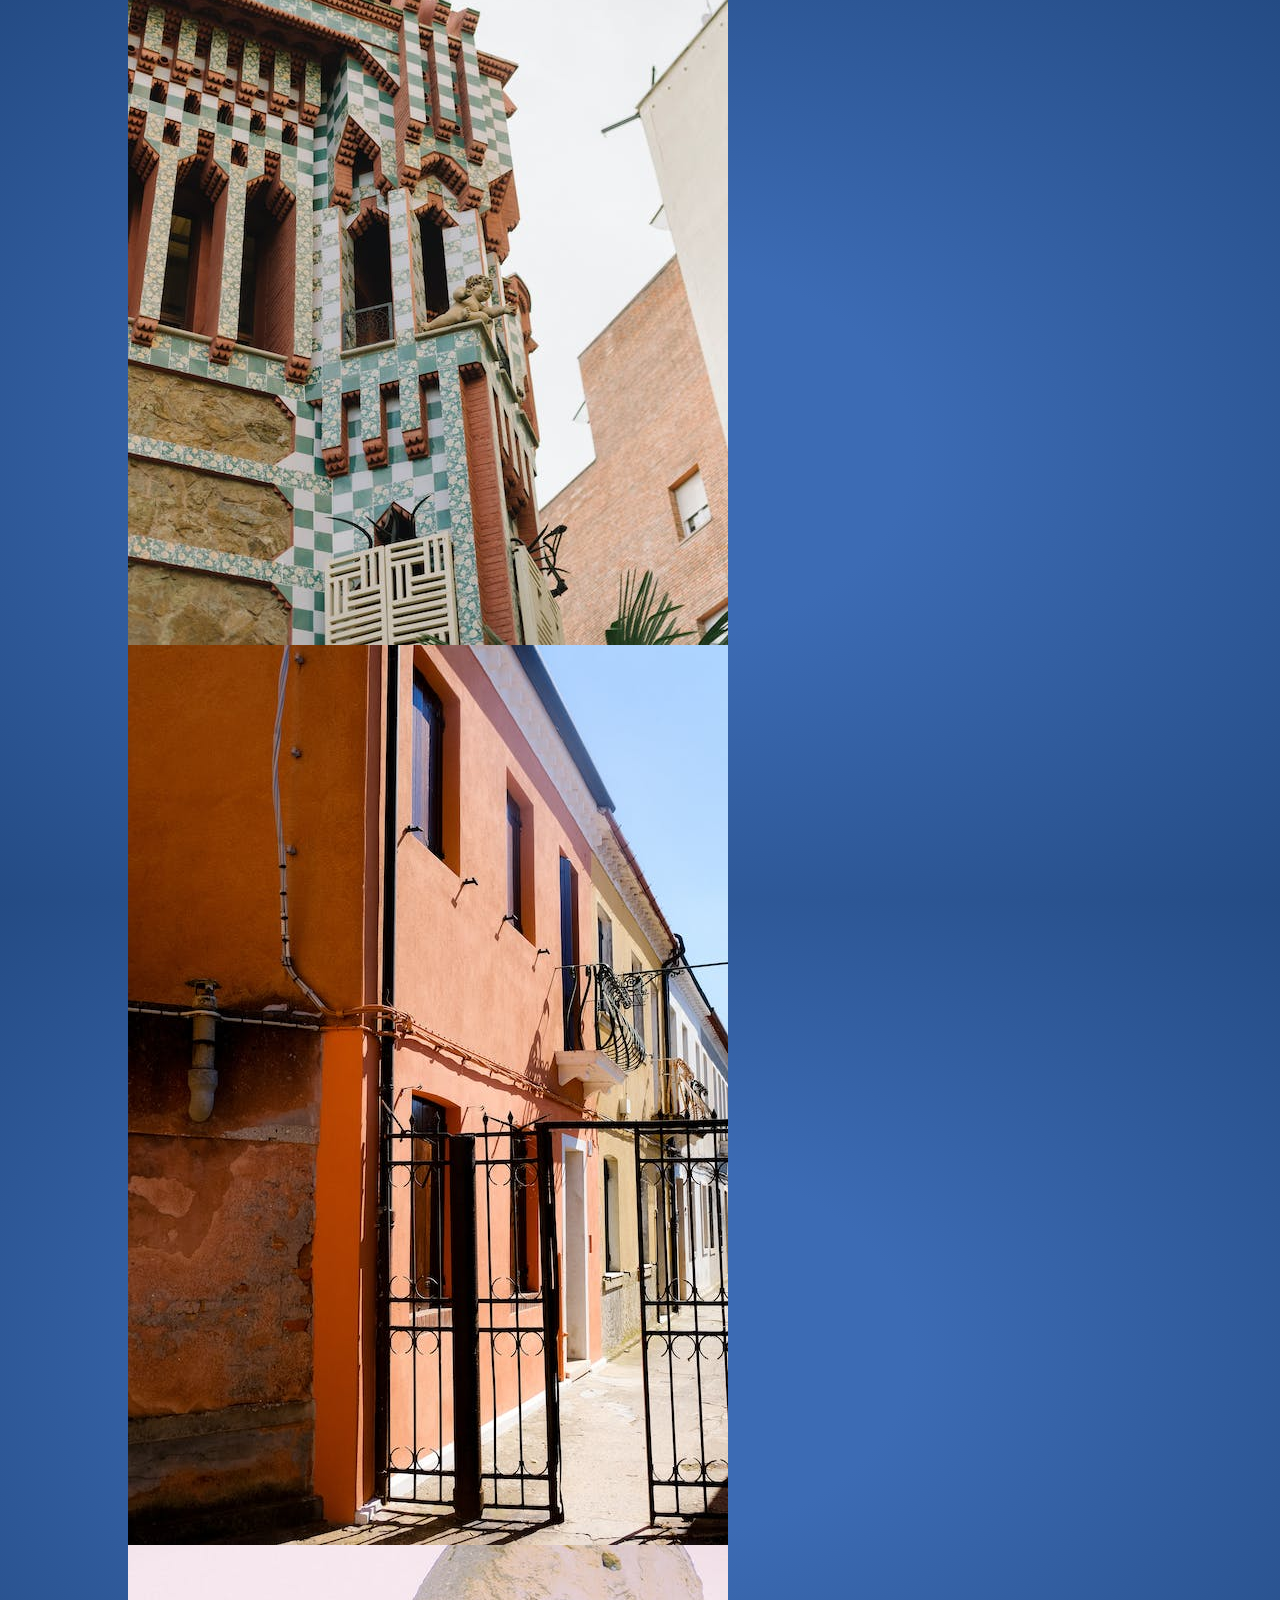
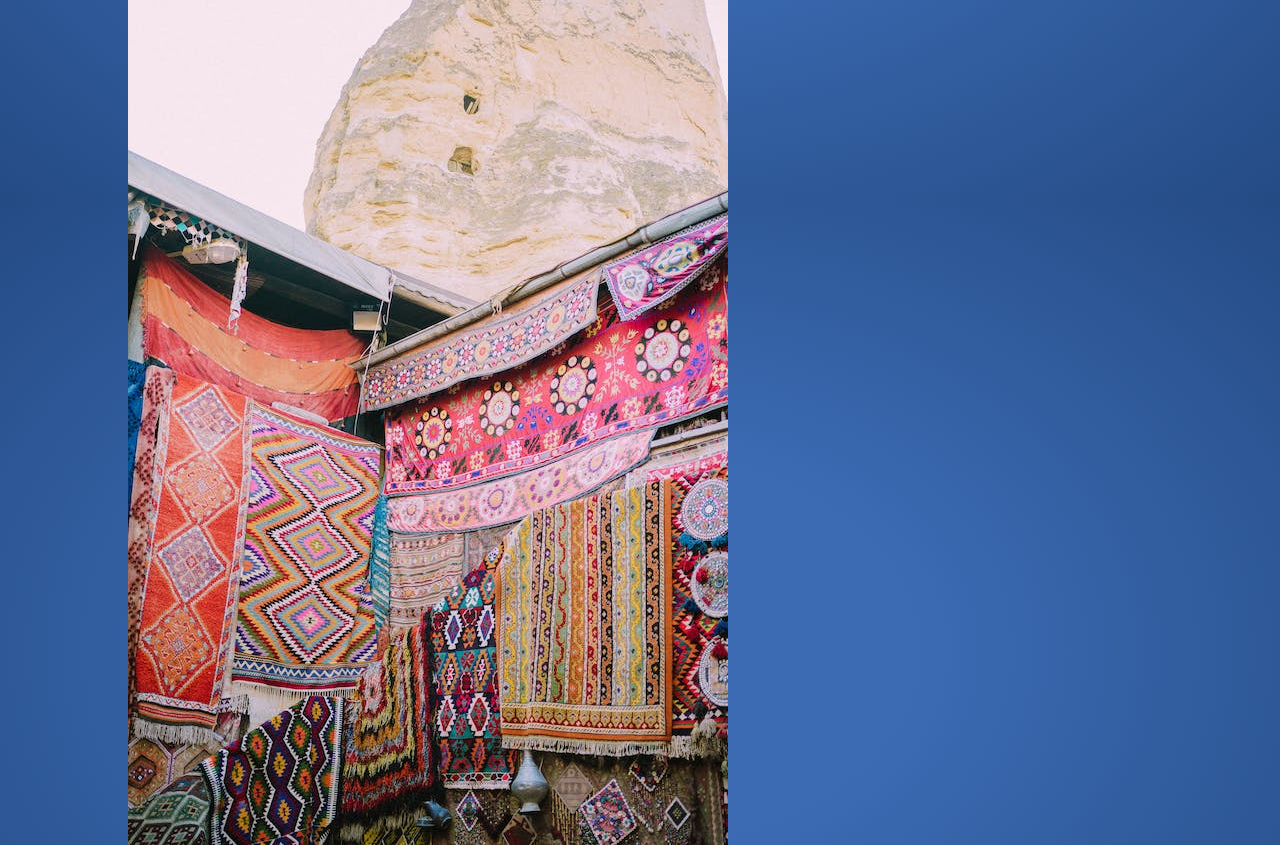
<file: index.html>
<!DOCTYPE html>
<html lang="es-Ec">

<head>
    <meta charset="UTF-8">
    <meta http-equiv="X-UA-Compatible" content="IE=edge">
    <meta name="viewport" content="width=device-width, initial-scale=1.0">
    <title>web</title>
    <link rel="stylesheet" href="css/estilos.css">
</head>

<body>
    <h1>Esta es otra pagina</h1>
    <p>Lorem ipsum dolor sit amet, consectetur adipisicing elit. Adipisci maxime, repudiandae voluptatibus ex, omnis,
        consectetur vitae assumenda non vel eveniet qui explicabo veritatis id soluta asperiores quibusdam enim numquam
        incidunt ea laboriosam velit? Enim impedit, ex sapiente nisi qui fuga eveniet? Non illum enim suscipit nesciunt
        labore quaerat qui? Ad?</p>
    <!-- abrir el link en otra pestaña -->
    <a href="https://www.google.com/" target="_blank"></a>
    <!-- enviar mensaje por correo -->
    <a href="mailto:franciscomonteros1990@gmail.com" target="_blank">enviar mensaje</a>
    <br>
    <!-- hipervinculo con imagenes -->
    <a href="https://es.reactjs.org/" target="_blank">
        <img src="/img/logo.png" alt="logo react" width="50px">
    </a>
    <br>
    <!-- botones -->
    <button onclick="document.location='conceptos.html'">envia a</button>
    <br>
    <a href="https://es.reactjs.org/">react</a>

    <hr>
    <!-- hypervinculos  -->
    <h2 id="company">Esta es otra compania</h2>
    <a href="https://es.reactjs.org/#company" target="_blank">otra compania</a>
    <br>
    <!-- imagenes -->
    <img src="/img/paisaje.jpeg" alt="paisaje1">
    <img src="/img/paisaje2.jpeg" alt="paisaje2">
    <img src="/img/paisaje3.jpeg" alt="paisaje3">
    <!-- utilizando mapeado para hipervinculos -->
    <img src="/img/paisaje4.jpeg" alt="paisaje4" usemap="#mapeado">

    <map name="mapeado">
        <area shape="rect" coords="0,0,120,120" href="https://es.reactjs.org/#company" onclick="myFunction()"
            alt="enviar a react">

    </map>

    <script>
        function myFunction() {
            alert("ir a la pagina de react");
        }
    </script>
</body>

</html>
</file>
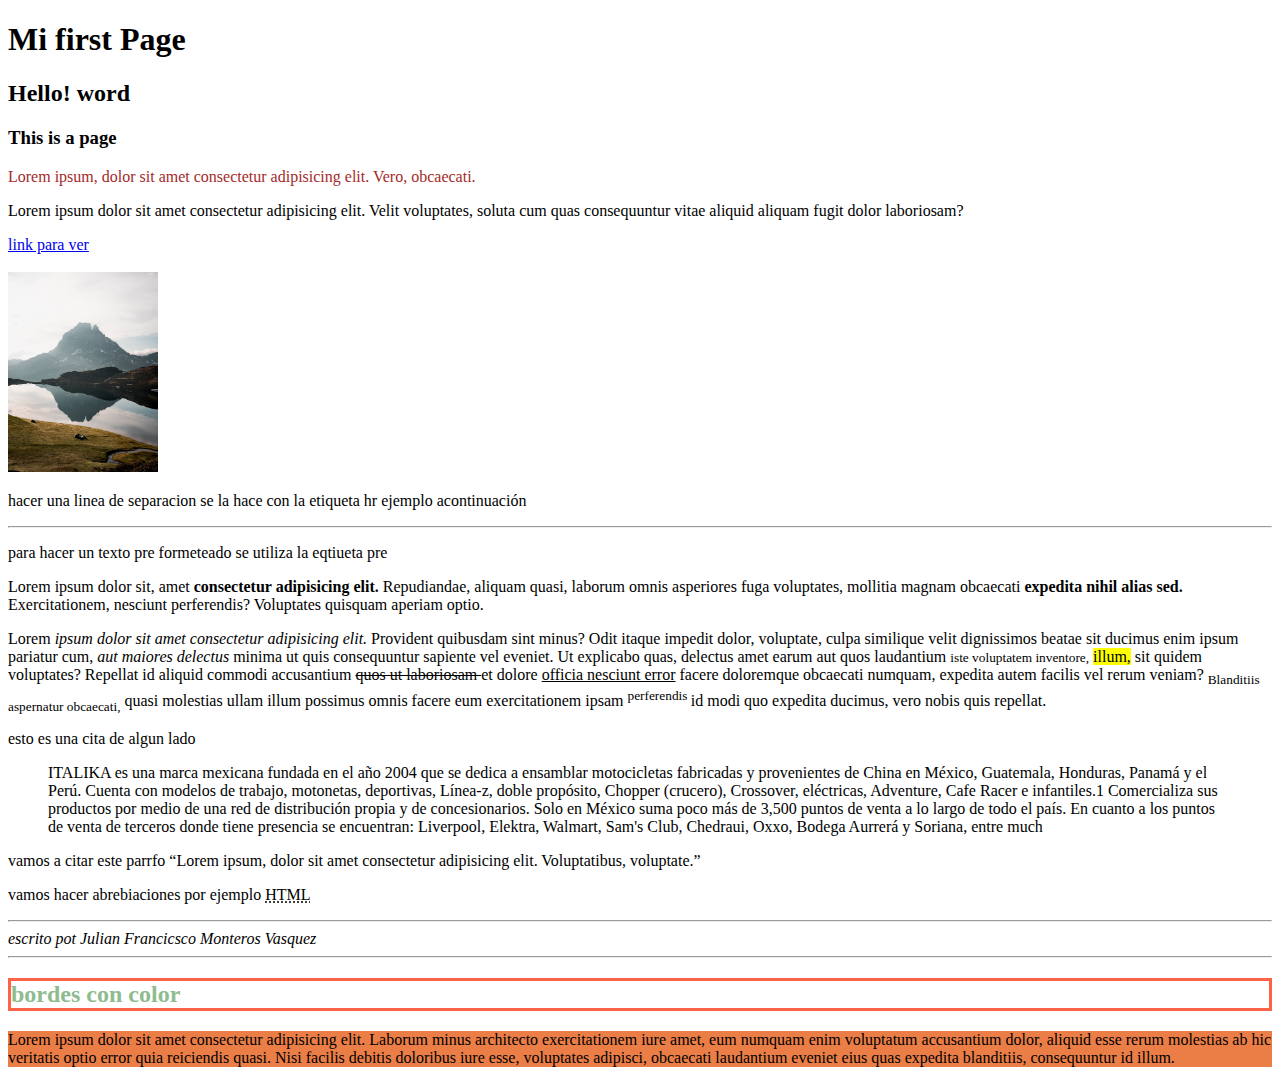
<file: conceptos.html>
<!DOCTYPE html>
<html lang="es-Ec">

<head>
    <meta charset="UTF-8">
    <meta http-equiv="X-UA-Compatible" content="IE=edge">
    <meta name="viewport" content="width=device-width, initial-scale=1.0">
    <title>Fisth Page</title>
</head>

<body>
    <!-- titulos h6 hasta h1  -->
    <h1>Mi first Page</h1>
    <h2>Hello! word</h2>
    <h3>This is a page</h3>

    <!-- solo parrafos     -->
    <p style="color: brown;">Lorem ipsum, dolor sit amet consectetur adipisicing elit. Vero,
        obcaecati.</p>
    <p>Lorem ipsum dolor sit amet consectetur adipisicing elit. Velit voluptates, soluta cum quas consequuntur vitae
        aliquid aliquam fugit dolor laboriosam?</p>
    <!-- link      -->
    <a href="https://www.google.com/">link para ver</a>
    <!-- etiqueta de estacio -->
    <br>
    <br>

    <!-- imagenes -->
    <img src="img/montañas.jpg" alt="Montañas" height="200px" width="150px">

    <!-- etiquetas -->
    <p>hacer una linea de separacion se la hace con la etiqueta hr ejemplo acontinuación </p>
    <hr>

    <p>para hacer un texto pre formeteado se utiliza la eqtiueta pre </p>
    <!-- etiquetas b de bold y strong -->
    <p>Lorem ipsum dolor sit, amet <b> consectetur adipisicing elit.</b> Repudiandae, aliquam quasi, laborum omnis
        asperiores fuga voluptates, mollitia magnam obcaecati <strong> expedita nihil alias sed.</strong>
        Exercitationem, nesciunt
        perferendis? Voluptates quisquam aperiam optio.</p>

    <p>Lorem <i> ipsum dolor sit amet consectetur adipisicing elit.</i> Provident quibusdam sint minus? Odit itaque
        impedit dolor, voluptate, culpa similique velit dignissimos beatae sit ducimus enim ipsum pariatur cum, <em> aut
            maiores delectus</em> minima ut quis consequuntur sapiente vel eveniet. Ut explicabo quas, delectus amet
        earum aut quos laudantium <small> iste voluptatem inventore,</small> <mark> illum,</mark> sit quidem voluptates?
        Repellat id aliquid commodi
        accusantium <del> quos ut laboriosam </del>et dolore <ins> officia nesciunt error</ins> facere doloremque
        obcaecati numquam, expedita
        autem facilis vel rerum veniam? <sub> Blanditiis aspernatur obcaecati,</sub> quasi molestias ullam illum
        possimus omnis
        facere eum exercitationem ipsam <sup> perferendis </sup>id modi quo expedita ducimus, vero nobis quis repellat.
    </p>
    <!-- como citar un texto en html -->
    <p>esto es una cita de algun lado</p>
    <blockquote cite="https://es.wikipedia.org/wiki/Italika">
        ITALIKA es una marca mexicana fundada en el año 2004 que se dedica a ensamblar motocicletas fabricadas y
        provenientes de China en México, Guatemala, Honduras, Panamá y el Perú. Cuenta con modelos de trabajo,
        motonetas, deportivas, Línea-z, doble propósito, Chopper (crucero), Crossover, eléctricas, Adventure, Cafe Racer
        e infantiles.1​ Comercializa sus productos por medio de una red de distribución propia y de concesionarios. Solo
        en México suma poco más de 3,500 puntos de venta a lo largo de todo el país. En cuanto a los puntos de venta de
        terceros donde tiene presencia se encuentran: Liverpool, Elektra, Walmart, Sam's Club, Chedraui, Oxxo, Bodega
        Aurrerá y Soriana, entre much
    </blockquote>

    <p>vamos a citar este parrfo <q>Lorem ipsum, dolor sit amet consectetur adipisicing elit. Voluptatibus,
            voluptate.</q> </p>

    <!-- abrebiaciones -->
    <p>vamos hacer abrebiaciones por ejemplo <abbr title="hypertext marckup lenguage">HTML</abbr> </p>
    <hr>
    <!-- ETIQUETA DE CONTACTOS -->
    <address> escrito pot Julian Francicsco Monteros Vasquez</address>
    <hr>
    <h2 style="color: darkseagreen; border: 3px solid tomato; ">bordes con color</h2>
    <p style="background-color: hsl(20,80%,60%);">Lorem ipsum dolor sit amet consectetur adipisicing elit. Laborum minus
        architecto exercitationem iure amet, eum numquam enim voluptatum accusantium dolor, aliquid esse rerum molestias
        ab hic veritatis optio error quia reiciendis quasi. Nisi facilis debitis doloribus iure esse, voluptates
        adipisci, obcaecati laudantium eveniet eius quas expedita blanditiis, consequuntur id illum.</p>

</body>

</html>
</file>
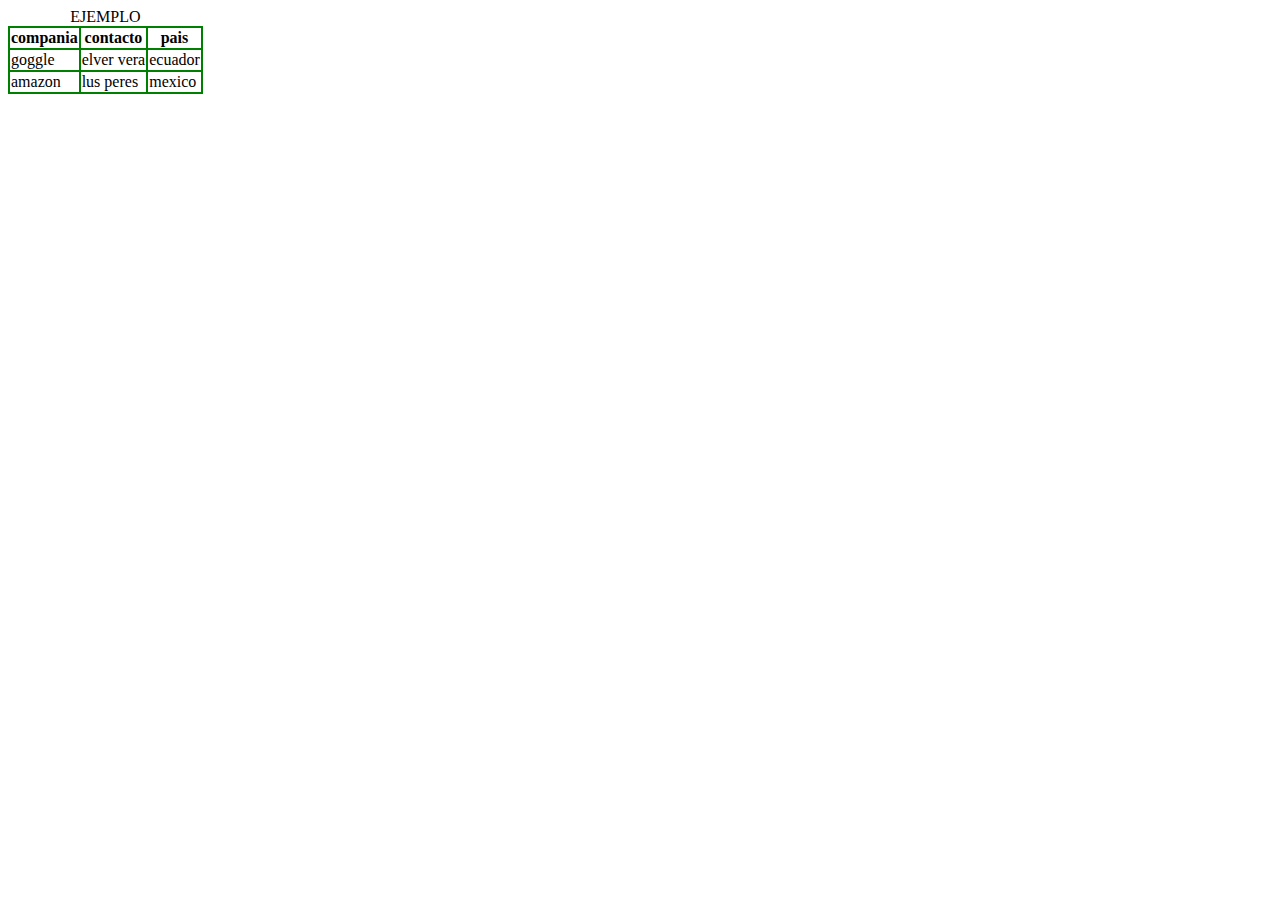
<file: tablas.html>
<!DOCTYPE html>
<html lang="es-Ec">

<head>
    <meta charset="UTF-8">
    <meta http-equiv="X-UA-Compatible" content="IE=edge">
    <meta name="viewport" content="width=device-width, initial-scale=1.0">
    <link rel="stylesheet" href="/css/tabla.css">
    <title>Document</title>
</head>

<body>
    <table>
        <caption>EJEMPLO</caption>
        <tr>
            <th>compania</th>
            <th>contacto</th>
            <th>pais</th>
        </tr>
        <tr>
            <td>goggle</td>
            <td>elver vera</td>
            <td>ecuador</td>
        </tr>
        <tr>
            <td>amazon</td>
            <td>lus peres</td>
            <td>mexico</td>
        </tr>
    </table>
</body>

</html>
</file>
<file: css/estilos.css>
html,
body {
  height: 100%;
}

body {
  margin: 0;
  padding-inline: 10vw;
  display: flex;
  flex-direction: column;
  justify-content: center;
  align-items: flex-start;
  perspective: 1000px;
  background-image: radial-gradient(#3c6bb4 30%, #244b84);
}

.card,
.wrapper,
.content {
  transform-style: preserve-3d;
}

.card {
  position: absolute;
  animation-duration: 1200mm;
  width: 200px;
  height: 290px;
  outline: none;
  border: none;
  cursor: pointer;
  padding: 0;
  background-color: transparent;
  border-radius: 8px;
  transition: all 200ms;
  transform: rotateX('60deg');
  pointer-events: none;
}

.card:nth-child(1) {
  transform: rotateX('60deg') translateZ(3px);
}

.card:nth-child(2) {
  transform: rotateX('60deg') translateZ(6px);
}

.card:nth-child(3) {
  transform: rotateX('60deg') translateZ(9px);
}

.wrapper {
  pointer-events: initial;
  display: block;
  position: relative;
  height: 100%;
  transition: all var(--duration) ease-out;
  transform-origin: 40vw 50%;
}

.content {
  display: block;
  height: 100%;
  transition: all var(--duration);
}

.face {
  transition: transform calc(var (--duration) * 3 / 4);
  transition-delay: calc(var(--duration));
  position: absolute;
  top: 0;
  left: 0;
  width: 100%;
  height: 100%;
  -moz-backface-visibility: hidden;
  border-radius: 8px;
  background-size: cover;
  background-position: center;
  background-color: white;
}

.front {
  background-image: url(https://upload.wikimedia.org/wikipedia/commons/5/5a/Ace_of_spades.svg);
  border: 1px solid black;
}

.back {
  background-image: url(https://encrypted-tbn0.gstatic.com/images?q=tbn:ANd9GcTkKnlurWcUYrlDbGvf8IUz6rLX7oX1hHt7FW_6e4vNOwFfPhmPURXxGK45qVAqW7dtxsY&usqp=CAU);
  border: 1px solid black;
}
.card.flipped:nth-child(1) {
  transform: rotateX('60deg') translateZ(9px);
}

.card.flipped:nth-child(2) {
  transform: rotateX('60deg') translateZ(6px);
}

.card.flipped:nth-child(3) {
  transform: rotateX('60deg') translateZ(3px);
}

.card.flipped .wrapper {
  transform: rotateY('0.5turn');
}

.card.flipped .content {
  transform: rotateY('-0.5turn') rotateY('1.5turn');
}
</file>
<file: css/tabla.css>
table,
tr,
th,
td {
  border: 2px solid green;
  border-collapse: collapse;
}
</file>
